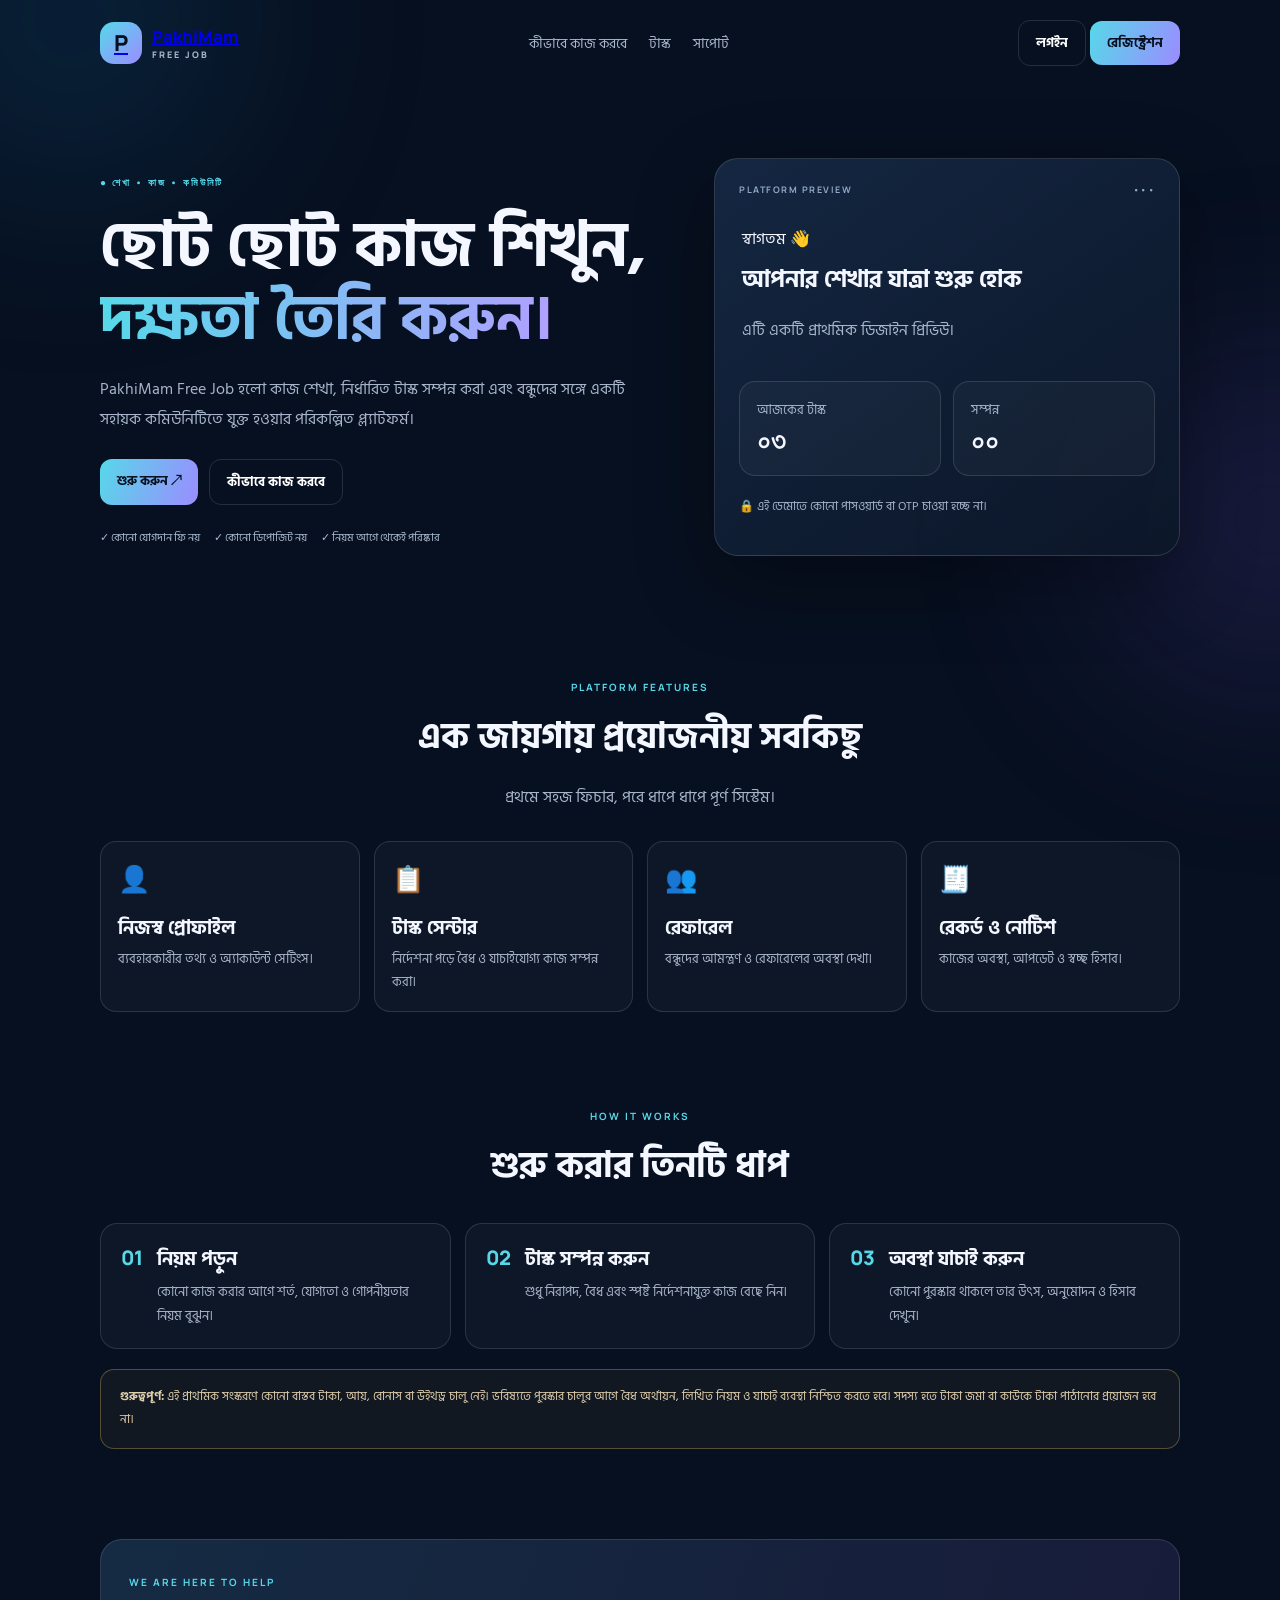
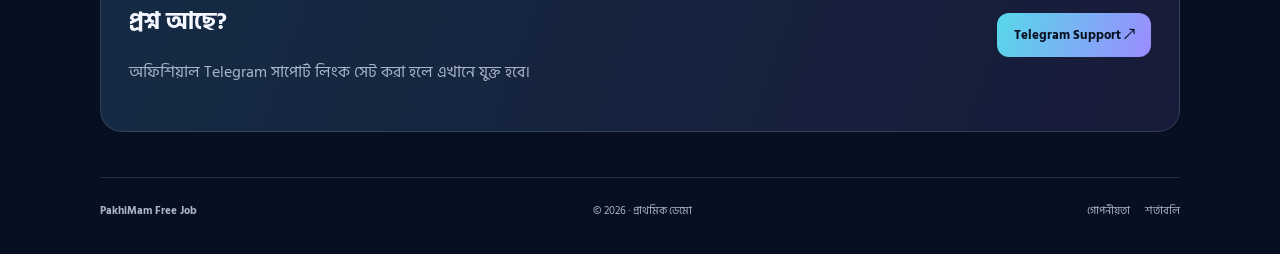
<file: PakhiMam-index.html>
<!doctype html>
<html lang="bn">
<head>
<meta charset="utf-8">
<meta name="viewport" content="width=device-width,initial-scale=1">
<meta name="theme-color" content="#081225">
<title>PakhiMam Free Job</title>
<style>
@import url('https://fonts.googleapis.com/css2?family=Hind+Siliguri:wght@400;500;600;700&family=Manrope:wght@500;700;800&display=swap');
:root{--bg:#071020;--panel:#12213a;--line:#ffffff20;--text:#f4f7ff;--muted:#a7b4ca;--cyan:#57d8e9;--purple:#9b8cff}
*{box-sizing:border-box}html{scroll-behavior:smooth}body{margin:0;background:var(--bg);color:var(--text);font-family:'Hind Siliguri',sans-serif;overflow-x:hidden}
body:before,body:after{content:"";position:fixed;width:340px;height:340px;border-radius:50%;filter:blur(110px);opacity:.18;z-index:-1;pointer-events:none}body:before{background:#167fba;top:-150px;left:-100px}body:after{background:#7654d8;right:-160px;top:350px}
.wrap{width:min(1080px,calc(100% - 32px));margin:auto}.top{display:flex;justify-content:space-between;align-items:center;padding:20px 0;gap:14px}.brand{display:flex;align-items:center;gap:10px;font:800 17px Manrope,sans-serif}.mark{display:grid;place-items:center;width:42px;height:42px;border-radius:14px;background:linear-gradient(135deg,var(--cyan),var(--purple));color:#071020;font-size:22px}.brand small{display:block;color:var(--muted);font-size:9px;letter-spacing:2px}.nav{display:flex;gap:22px;color:var(--muted);font-size:14px}.nav a,.foot a{color:inherit;text-decoration:none}.btn{display:inline-block;text-decoration:none;padding:11px 17px;border-radius:12px;font-weight:700;font-size:13px}.primary{background:linear-gradient(110deg,var(--cyan),var(--purple));color:#071020}.outline{border:1px solid var(--line);color:white}.hero{display:grid;grid-template-columns:1.1fr .9fr;gap:45px;align-items:center;padding:72px 0}.eyebrow{font:700 10px Manrope,sans-serif;letter-spacing:2px;color:var(--cyan)}h1{font-size:clamp(38px,5.5vw,62px);line-height:1.18;margin:17px 0}h1 em{font-style:normal;background:linear-gradient(90deg,var(--cyan),#b0a0ff);-webkit-background-clip:text;color:transparent}.lead,.muted{color:var(--muted);line-height:1.9}.cta{display:flex;gap:11px;flex-wrap:wrap;margin-top:24px}.ticks{display:flex;gap:14px;flex-wrap:wrap;color:#a9bad0;font-size:11px;margin-top:24px}.preview{border:1px solid var(--line);border-radius:24px;padding:24px;background:linear-gradient(145deg,#162944e8,#0c1729e8);box-shadow:0 25px 80px #0005}.tag{font:700 9px Manrope,sans-serif;letter-spacing:1.5px;color:#91a8c6}.welcome{padding:30px 3px 20px}.welcome h2{font-size:24px;margin:8px 0}.stats{display:grid;grid-template-columns:1fr 1fr;gap:12px}.stats div,.card{border:1px solid var(--line);background:#ffffff08;border-radius:16px;padding:17px}.stats small{display:block;color:var(--muted)}.stats b{font:800 27px Manrope,sans-serif}.section{padding:45px 0}.heading{text-align:center;margin-bottom:28px}.heading h2{font-size:clamp(26px,4vw,36px);margin:9px 0}.grid{display:grid;grid-template-columns:repeat(4,1fr);gap:14px}.card{transition:.2s}.card:hover{transform:translateY(-5px);border-color:#57d8e966}.ico{font-size:26px}.card h3{margin:12px 0 5px}.card p,.step p{font-size:13px;color:var(--muted);line-height:1.8;margin:0}.steps{display:grid;grid-template-columns:repeat(3,1fr);gap:14px}.step{display:flex;gap:14px;padding:20px;border:1px solid var(--line);border-radius:17px;background:#ffffff08}.num{font:800 20px Manrope,sans-serif;color:var(--cyan)}.step h3{margin:0 0 7px}.notice{margin-top:20px;padding:16px 19px;border:1px solid #e5b85b55;background:#e5b85b0c;color:#e0d0ae;border-radius:14px;font-size:12px;line-height:1.9}.support{display:flex;align-items:center;justify-content:space-between;gap:20px;margin:45px auto;padding:28px;border:1px solid var(--line);border-radius:22px;background:linear-gradient(110deg,#152b43,#171b39)}.support h2{margin:8px 0}.foot{border-top:1px solid var(--line);padding:24px 0 34px;display:flex;justify-content:space-between;align-items:center;gap:15px;color:var(--muted);font-size:11px}.foot div{display:flex;gap:15px}
@media(max-width:760px){.nav{display:none}.hero{grid-template-columns:1fr;padding:45px 0;gap:28px}.grid{grid-template-columns:repeat(2,1fr)}.steps{grid-template-columns:1fr}.support{align-items:flex-start;flex-direction:column}}
@media(max-width:450px){.top{padding:14px 0}.brand{font-size:14px}.mark{width:37px;height:37px}.btn{padding:9px 11px;font-size:12px}h1{font-size:38px}.grid{gap:9px}.card{padding:15px 12px}.ticks{flex-direction:column;gap:7px}.foot{flex-direction:column;align-items:flex-start}}
</style>
</head>
<body>
<header class="top wrap">
<a class="brand" href="#"><span class="mark">P</span><span>PakhiMam<small>FREE JOB</small></span></a>
<nav class="nav"><a href="#how">কীভাবে কাজ করবে</a><a href="#tasks">টাস্ক</a><a href="#support">সাপোর্ট</a></nav>
<div><a class="btn outline" href="#login">লগইন</a> <a class="btn primary" href="#register">রেজিস্ট্রেশন</a></div>
</header>
<main>
<section class="hero wrap">
<div><span class="eyebrow">● শেখা • কাজ • কমিউনিটি</span><h1>ছোট ছোট কাজ শিখুন,<br><em>দক্ষতা তৈরি করুন।</em></h1><p class="lead">PakhiMam Free Job হলো কাজ শেখা, নির্ধারিত টাস্ক সম্পন্ন করা এবং বন্ধুদের সঙ্গে একটি সহায়ক কমিউনিটিতে যুক্ত হওয়ার পরিকল্পিত প্ল্যাটফর্ম।</p><div class="cta"><a class="btn primary" href="#register">শুরু করুন ↗</a><a class="btn outline" href="#how">কীভাবে কাজ করবে</a></div><div class="ticks"><span>✓ কোনো যোগদান ফি নয়</span><span>✓ কোনো ডিপোজিট নয়</span><span>✓ নিয়ম আগে থেকেই পরিষ্কার</span></div></div>
<div class="preview"><div class="tag">PLATFORM PREVIEW <span style="float:right">•••</span></div><div class="welcome">স্বাগতম 👋<h2>আপনার শেখার যাত্রা শুরু হোক</h2><p class="muted">এটি একটি প্রাথমিক ডিজাইন প্রিভিউ।</p></div><div class="stats"><div><small>আজকের টাস্ক</small><b>০৩</b></div><div><small>সম্পন্ন</small><b>০০</b></div></div><p class="muted" style="font-size:12px;margin-top:20px">🔒 এই ডেমোতে কোনো পাসওয়ার্ড বা OTP চাওয়া হচ্ছে না।</p></div>
</section>
<section class="section wrap" id="how"><div class="heading"><span class="eyebrow">PLATFORM FEATURES</span><h2>এক জায়গায় প্রয়োজনীয় সবকিছু</h2><p class="muted">প্রথমে সহজ ফিচার, পরে ধাপে ধাপে পূর্ণ সিস্টেম।</p></div><div class="grid">
<article class="card"><div class="ico">👤</div><h3>নিজস্ব প্রোফাইল</h3><p>ব্যবহারকারীর তথ্য ও অ্যাকাউন্ট সেটিংস।</p></article>
<article class="card"><div class="ico">📋</div><h3>টাস্ক সেন্টার</h3><p>নির্দেশনা পড়ে বৈধ ও যাচাইযোগ্য কাজ সম্পন্ন করা।</p></article>
<article class="card"><div class="ico">👥</div><h3>রেফারেল</h3><p>বন্ধুদের আমন্ত্রণ ও রেফারেলের অবস্থা দেখা।</p></article>
<article class="card"><div class="ico">🧾</div><h3>রেকর্ড ও নোটিশ</h3><p>কাজের অবস্থা, আপডেট ও স্বচ্ছ হিসাব।</p></article>
</div></section>
<section class="section wrap" id="tasks"><div class="heading"><span class="eyebrow">HOW IT WORKS</span><h2>শুরু করার তিনটি ধাপ</h2></div><div class="steps">
<div class="step"><span class="num">01</span><div><h3>নিয়ম পড়ুন</h3><p>কোনো কাজ করার আগে শর্ত, যোগ্যতা ও গোপনীয়তার নিয়ম বুঝুন।</p></div></div>
<div class="step"><span class="num">02</span><div><h3>টাস্ক সম্পন্ন করুন</h3><p>শুধু নিরাপদ, বৈধ এবং স্পষ্ট নির্দেশনাযুক্ত কাজ বেছে নিন।</p></div></div>
<div class="step"><span class="num">03</span><div><h3>অবস্থা যাচাই করুন</h3><p>কোনো পুরস্কার থাকলে তার উৎস, অনুমোদন ও হিসাব দেখুন।</p></div></div>
</div><div class="notice"><b>গুরুত্বপূর্ণ:</b> এই প্রাথমিক সংস্করণে কোনো বাস্তব টাকা, আয়, বোনাস বা উইথড্র চালু নেই। ভবিষ্যতে পুরস্কার চালুর আগে বৈধ অর্থায়ন, লিখিত নিয়ম ও যাচাই ব্যবস্থা নিশ্চিত করতে হবে। সদস্য হতে টাকা জমা বা কাউকে টাকা পাঠানোর প্রয়োজন হবে না।</div></section>
<section class="support wrap" id="support"><div><span class="eyebrow">WE ARE HERE TO HELP</span><h2>প্রশ্ন আছে?</h2><p class="muted">অফিশিয়াল Telegram সাপোর্ট লিংক সেট করা হলে এখানে যুক্ত হবে।</p></div><a class="btn primary" href="#support">Telegram Support ↗</a></section>
</main>
<footer class="foot wrap"><strong>PakhiMam Free Job</strong><span>© <span id="year"></span> · প্রাথমিক ডেমো</span><div><a href="#privacy">গোপনীয়তা</a><a href="#terms">শর্তাবলি</a></div></footer>
<script>document.getElementById('year').textContent=new Date().getFullYear();</script>
</body>
</html>
</file>
